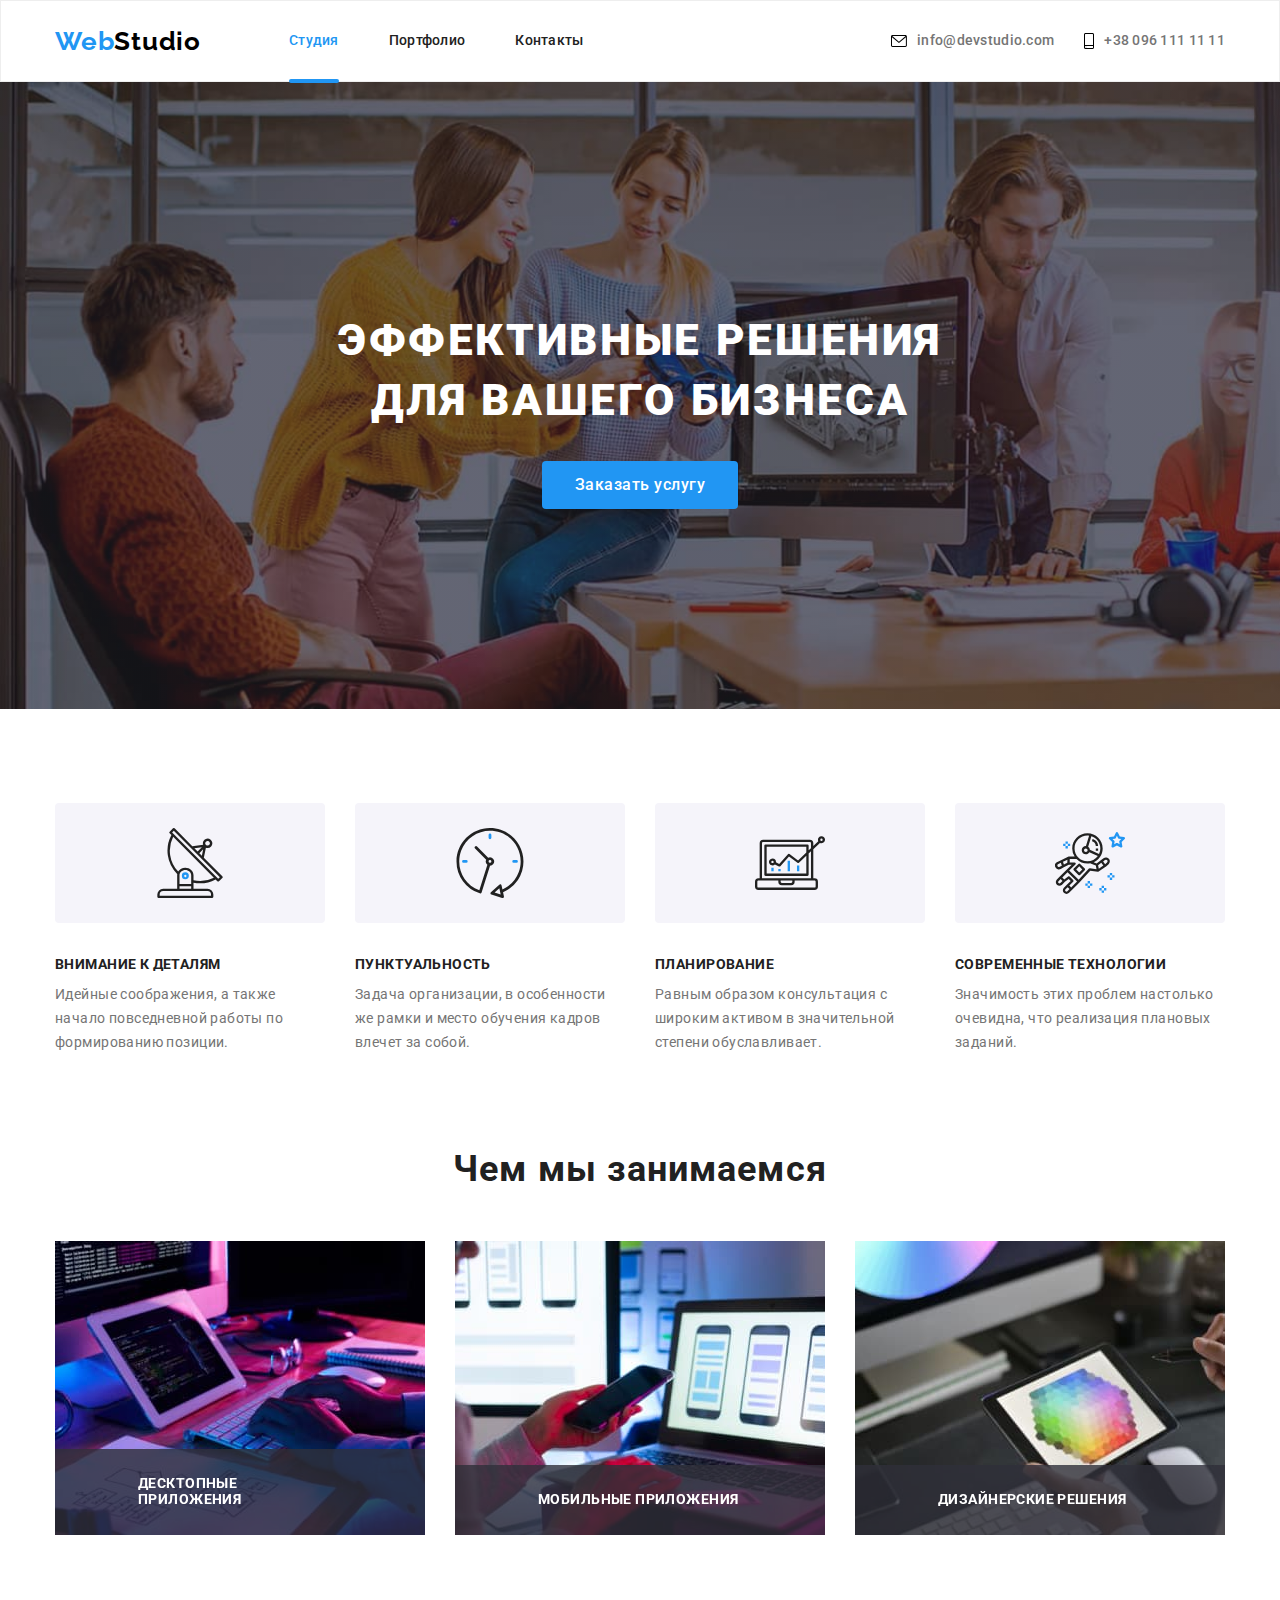
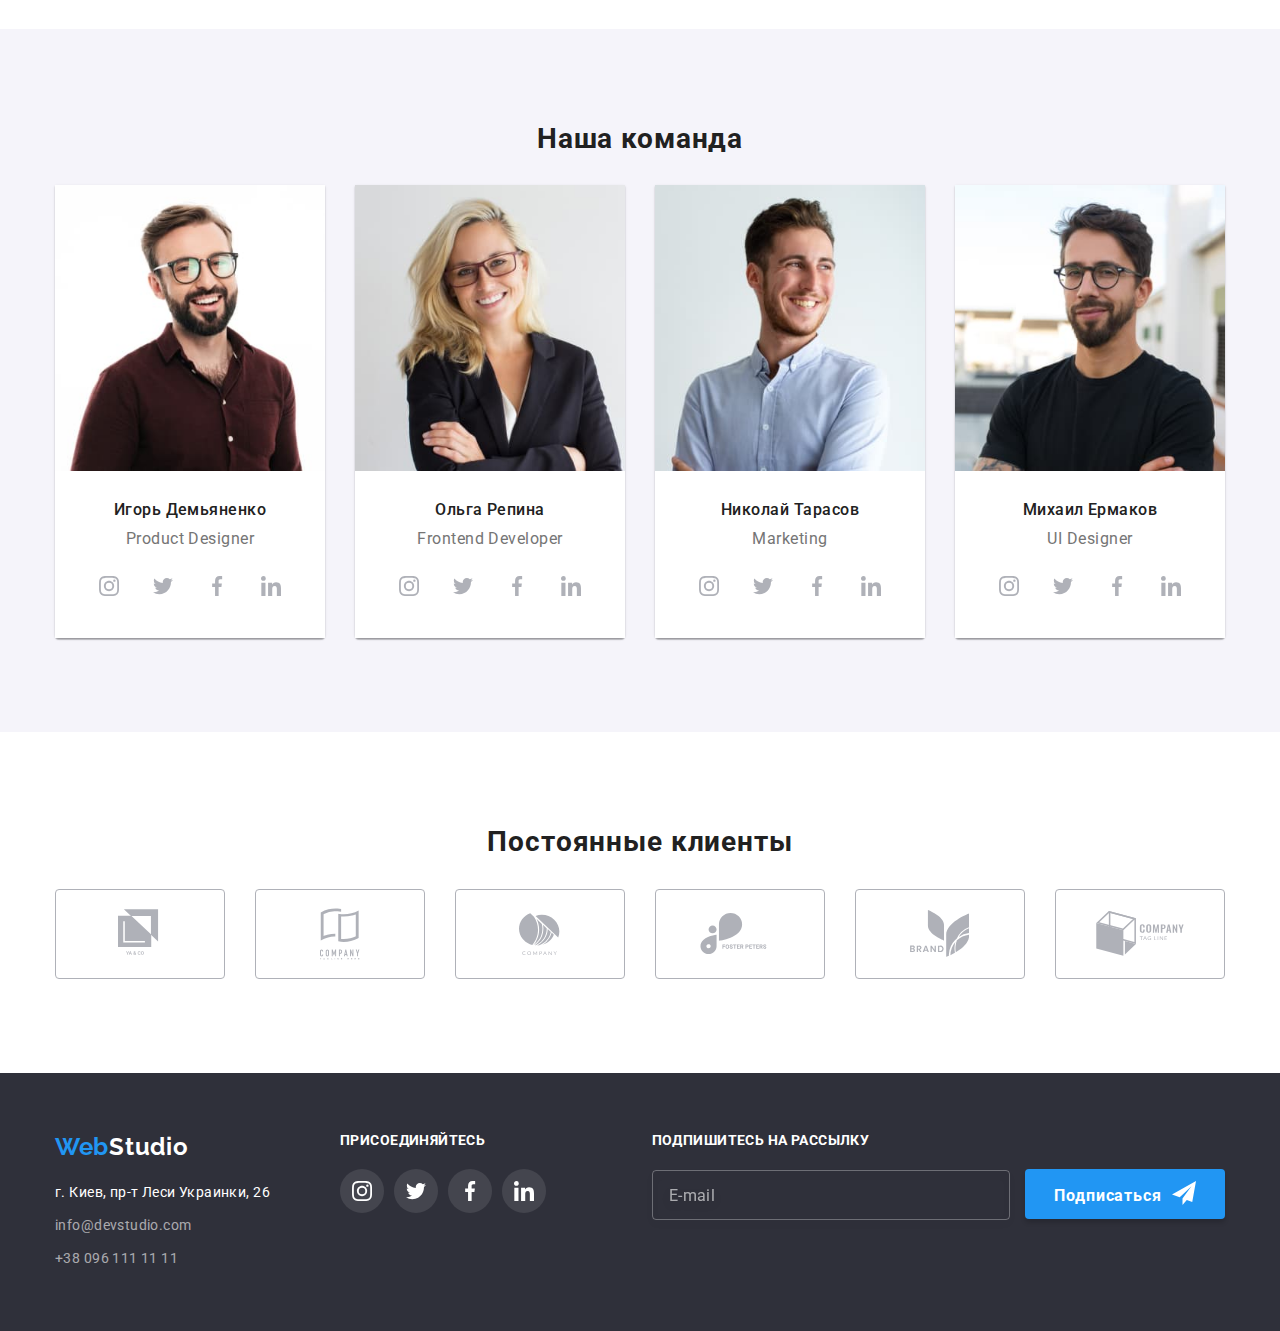
<file: index.html>
<!DOCTYPE html>
<html lang="ru">

<head>
    <meta charset="UTF-8">
    <meta name="viewport" content="width=device-width, initial-scale=1.0">
    <title>Студия</title>
    <link
        href="https://fonts.googleapis.com/css2?family=Raleway:wght@700&family=Roboto:wght@400;500;700;900&display=swap"
        rel="stylesheet">
    <link rel="stylesheet"
        href="https://cdnjs.cloudflare.com/ajax/libs/modern-normalize/1.0.0/modern-normalize.min.css" />
    <link rel="stylesheet" href="./css/main.min.css">
</head>

<body class="body">
    <!-- Шапка -->
    <header class="header">
        <div class="container header-main">
            <a href="./index.html" class="header-logo"><span class="header-web">Web</span>Studio</a>
            <button type="button" class="menu-btn" aria-expanded="false" aria-controls="header-nav" data-menu-button >
                <svg width="40" height="40" aria-label="Переключатель мобильного меню">
                    <use class="icon-close" href="./images/sprite.svg#icon-close_40px"></use>
                    <use class="icon-menu" href="./images/sprite.svg#icon-menu_40px"></use>
                </svg>
            </button>
            <nav class="header-nav" id="header-nav" data-menu>
                <ul class="site-nav list">
                    <li class="item"><a href="./index.html" class="header-link current">Студия</a></li>
                    <li class="item"><a href="./portfolio.html" class="header-link">Портфолио</a></li>
                    <li class="item"><a href="#address" class="header-link">Контакты</a></li>

                </ul>
                <ul class="header-item list">
                    <li class="item">
                        <a class="link" href="mailto:info@devstudio.com">
                            <svg class="header-icon" width="16" height="12">
                                <use href="./images/sprite.svg#icon-envelope"></use>
                            </svg>
                            info@devstudio.com</a>
                    </li>
                    <li class="item">
                        <a class="link" href="tel:+380961111111">
                            <svg class="header-icon" width="10" height="16">
                                <use href="./images/sprite.svg#icon-smartphone"></use>
                            </svg>
                            +38 096 111 11 11</a>
                    </li>
                </ul>
            </nav>
        </div>
    </header>


    <main>
        <!-- Герой  -->
        <section class="hero overlay">
            <div class="container">
                <h1 class="title">Эффективные решения для вашего бизнеса</h1>
                <button type="button" class="button primary" data-open-modal> Заказать услугу</button>
            </div>
        </section>


        <!-- Описание преимуществ -->
        <section class="feature">
            <div class="container">
                <ul class="feature-field list">
                    <li class="list-item">
                        <svg class="feature-item" width="70" height="70">
                            <use href="./images/sprite.svg#icon-antenna-1"></use>
                        </svg>
                        <h2 class="feature-title">Внимание к деталям</h2>
                        <p class="feature-text">Идейные соображения, а также начало повседневной работы по формированию
                            позиции.</p>
                    </li>
                    <li class="list-item">
                        <svg class="feature-item" width="70" height="70">
                            <use href="./images/sprite.svg#icon-clock-1"></use>
                        </svg>
                        <h2 class="feature-title">Пунктуальность</h2>
                        <p class="feature-text">Задача организации, в особенности же рамки и место обучения кадров
                            влечет за
                            собой.</p>
                    </li>
                    <li class="list-item">
                        <svg class="feature-item" width="70" height="70">
                            <use href="./images/sprite.svg#icon-diagram-1"></use>
                        </svg>
                        <h2 class="feature-title">Планирование</h2>
                        <p class="feature-text">Равным образом консультация с широким активом в значительной степени
                            обуславливает.</p>
                    </li>
                    <li class="list-item">
                        <svg class="feature-item" width="70" height="70">
                            <use href="./images/sprite.svg#icon-astronaut"></use>
                        </svg>
                        <h2 class="feature-title">Современные технологии</h2>
                        <p class="feature-text">Значимость этих проблем настолько очевидна, что реализация плановых
                            заданий.
                        </p>
                    </li>
                </ul>
            </div>
        </section>

        <!-- Чем мы занимаемся -->
        <section class="work">
            <div class="container">
                <h2 class="work-title">Чем мы занимаемся</h2>
                <ul class="work-item list">
                    <li class="work-list">
                        <picture>
                            <source srcset="./images/desktop/work/1.jpg 1x, ./images/desktop/work/1@2x.jpg 2x"
                                media="min-width: 1200px)" />
                        <img src="./images/img-4.jpg" class="link" alt="человек печатает на клавиатуре" width="370"
                            height="294"></picture>
                        <p class="work-label">ДЕСКТОПНЫЕ ПРИЛОЖЕНИЯ</p>
                    </li>
                    <li class="work-list">
                        <picture>
                            <source srcset="./images/desktop/work/2.jpg 1x, ./images/desktop/work/2@2x.jpg 2x" media="min-width: 1200px)" />
                        <img src="./images/img-5.jpg" class="link"
                            alt="человек держит телефон в руках и смотрит на монитор" width="370" height="294"></picture>
                        <p class="work-label">МОБИЛЬНЫЕ ПРИЛОЖЕНИЯ</p>
                    </li>
                    <li class="work-list">
                        <picture>
                            <source srcset="./images/desktop/work/3.jpg 1x, ./images/desktop/work/3@2x.jpg 2x" media="min-width: 1200px)" />
                        <img src="./images/img-6.jpg" class="link" alt="человек держит в руках планшет" width="370"
                            height="294"></picture>
                        <p class="work-label">ДИЗАЙНЕРСКИЕ РЕШЕНИЯ</p>
                    </li>
                </ul>
            </div>
        </section>

        <!-- Наша команда -->
        <section class="team">
            <div class="container">
                <h2 class="team-nav-title">Наша команда</h2>
                <ul class="team-main list">
                    <li class="team-list">
                        <picture>
                            <source srcset="./images/mobile/team/mobile-photo-1.jpg 1x, ./images/mobile/team/mobile-photo-1@2x.jpg 2x" media="(max-width: 767px)"/>
                            <source srcset="./images/tablet/team/tablet-photo-1.jpg 1x, ./images/tablet/team/tablet-photo-1@2x.jpg 2x"
                                media="(min-width: 768px)"/>
                            <source srcset="./images/desktop/team/desktop-photo-1.jpg 1x, ./images/desktop/team/desktop-photo-1@2x.jpg 2x"
                                media="(min-width: 1200px)"/>
                        <img src="./images/igor.jpg" class="link" alt="мужчина в очках улыбается"></picture>
                        <h3 class="team-title">Игорь Демьяненко</h3>
                        <p class="team-text">Product Designer</p>
                        <ul class="social-item list">
                            <li class="social-list">
                                <a class="social-link" href="https://www.Instagram.com/" target="_blank"
                                    rel="noopener noreferer" aria-label="instagram">
                                    <svg class="social-icon">
                                        <use href="./images/sprite.svg#icon-instagram"></use>
                                    </svg>
                                </a>
                            </li>
                            <li class="social-list">
                                <a class="social-link" href="https://www.Twitter.com/" target="_blank"
                                    rel="noopener noreferer" aria-label="twitter">
                                    <svg class="social-icon">
                                        <use href="./images/sprite.svg#icon-twitter"></use>
                                    </svg>
                                </a>
                            </li>
                            <li class="social-list">
                                <a class="social-link" href="https://www.Facebook.com/" target="_blank"
                                    rel="noopener noreferer" aria-label="facebook">
                                    <svg class="social-icon">
                                        <use href="./images/sprite.svg#icon-facebook"></use>
                                    </svg>
                                </a>
                            </li>
                            <li class="social-list">
                                <a class="social-link" href="https://www.LinkedIn.com/" target="_blank"
                                    rel="noopener noreferer" aria-label="linedin">
                                    <svg class="social-icon">
                                        <use href="./images/sprite.svg#icon-linkedin"></use>
                                    </svg>
                                </a>
                            </li>
                        </ul>
                    </li>
                    <li class="team-list">
                        <picture>
                            <source srcset="./images/mobile/team/mobile-photo-2.jpg 1x, ./images/mobile/team/mobile-photo-2@2x.jpg 2x"
                                media="(max-width: 767px)"/>
                            <source srcset="./images/tablet/team/tablet-photo-2.jpg 1x, ./images/tablet/team/tablet-photo-2@2x.jpg 2x"
                                media="(min-width: 768px)"/>
                            <source srcset="./images/desktop/team/desktop-photo-2.jpg 1x, ./images/desktop/team/desktop-photo-2@2x.jpg 2x"
                                media="(min-width: 1200px)"/>
                        <img src="./images/olga.jpg" class="link" alt="женщина в очках улыбается"></picture>
                        <h3 class="team-title">Ольга Репина</h3>
                        <p class="team-text">Frontend Developer</p>
                        <ul class="social-item list">
                            <li class="social-list">
                                <a class="social-link" href="https://www.Instagram.com/" target="_blank"
                                    rel="noopener noreferer" aria-label="instagram">
                                    <svg class="social-icon">
                                        <use href="./images/sprite.svg#icon-instagram"></use>
                                    </svg>
                                </a>
                            </li>
                            <li class="social-list">
                                <a class="social-link" href="https://www.Twitter.com/" target="_blank"
                                    rel="noopener noreferer" aria-label="twitter">
                                    <svg class="social-icon">
                                        <use href="./images/sprite.svg#icon-twitter"></use>
                                    </svg>
                                </a>
                            </li>
                            <li class="social-list">
                                <a class="social-link" href="https://www.Facebook.com/" target="_blank"
                                    rel="noopener noreferer" aria-label="facebook">
                                    <svg class="social-icon">
                                        <use href="./images/sprite.svg#icon-facebook"></use>
                                    </svg>
                                </a>
                            </li>
                            <li class="social-list">
                                <a class="social-link" href="https://www.LinkedIn.com/" target="_blank"
                                    rel="noopener noreferer" aria-label="linedin">
                                    <svg class="social-icon">
                                        <use href="./images/sprite.svg#icon-linkedin"></use>
                                    </svg>
                                </a>
                            </li>
                        </ul>
                    </li>
                    <li class="team-list">
                        <picture>
                            <source srcset="./images/mobile/team/mobile-photo-3.jpg 1x, ./images/mobile/team/mobile-photo-3@2x.jpg 2x"
                                media="(max-width: 767px)" />
                            <source srcset="./images/tablet/team/tablet-photo-3.jpg 1x, ./images/tablet/team/tablet-photo-3@2x.jpg 2x"
                                media="(min-width: 768px)" />
                            <source srcset="./images/desktop/team/desktop-photo-3.jpg 1x, ./images/desktop/team/desktop-photo-3@2x.jpg 2x"
                                media="(min-width: 1200px)" />
                        <img src="./images/nikolai.jpg" class="link" alt="мужчина смотрит в сторону"></picture>
                        <h3 class="team-title">Николай Тарасов</h3>
                        <p class="team-text">Marketing</p>
                        <ul class="social-item list">
                            <li class="social-list">
                                <a class="social-link" href="https://www.Instagram.com/" target="_blank"
                                    rel="noopener noreferer" aria-label="instagram">
                                    <svg class="social-icon">
                                        <use href="./images/sprite.svg#icon-instagram"></use>
                                    </svg>
                                </a>
                            </li>
                            <li class="social-list">
                                <a class="social-link" href="https://www.Twitter.com/" target="_blank"
                                    rel="noopener noreferer" aria-label="twitter">
                                    <svg class="social-icon">
                                        <use href="./images/sprite.svg#icon-twitter"></use>
                                    </svg>
                                </a>
                            </li>
                            <li class="social-list">
                                <a class="social-link" href="https://www.Facebook.com/" target="_blank"
                                    rel="noopener noreferer" aria-label="facebook">
                                    <svg class="social-icon">
                                        <use href="./images/sprite.svg#icon-facebook"></use>
                                    </svg>
                                </a>
                            </li>
                            <li class="social-list">
                                <a class="social-link" href="https://www.LinkedIn.com/" target="_blank"
                                    rel="noopener noreferer" aria-label="linedin">
                                    <svg class="social-icon">
                                        <use href="./images/sprite.svg#icon-linkedin"></use>
                                    </svg>
                                </a>
                            </li>
                        </ul>
                    </li>
                    <li class="team-list">
                        <picture>
                            <source srcset="./images/mobile/team/mobile-photo-4.jpg 1x, ./images/mobile/team/mobile-photo-4@2x.jpg 2x"
                                media="(max-width: 767px)" />
                            <source srcset="./images/tablet/team/tablet-photo-4.jpg 1x, ./images/tablet/team/tablet-photo-4@2x.jpg 2x"
                                media="(min-width: 768px)" />
                            <source srcset="./images/desktop/team/desktop-photo-4.jpg 1x, ./images/desktop/team/desktop-photo-4@2x.jpg 2x"
                                media="(min-width: 1200px)" />
                        <img src="./images/mihail.jpg" class="link" alt="мужчина в очках улыбается"></picture>
                        <h3 class="team-title">Михаил Ермаков</h3>
                        <p class="team-text">UI Designer</p>
                        <ul class="social-item list">
                            <li class="social-list">
                                <a class="social-link" href="https://www.instagram.com/" target="_blank"
                                    rel="noopener noreferer" aria-label="instagram">
                                    <svg class="social-icon">
                                        <use href="./images/sprite.svg#icon-instagram"></use>
                                    </svg>
                                </a>
                            </li>
                            <li class="social-list">
                                <a class="social-link" href="https://www.twitter.com/" target="_blank"
                                    rel="noopener noreferer" aria-label="twitter">
                                    <svg class="social-icon">
                                        <use href="./images/sprite.svg#icon-twitter"></use>
                                    </svg>
                                </a>
                            </li>
                            <li class="social-list">
                                <a class="social-link" href="https://www.facebook.com/" target="_blank"
                                    rel="noopener noreferer" aria-label="facebook">
                                    <svg class="social-icon">
                                        <use href="./images/sprite.svg#icon-facebook"></use>
                                    </svg>
                                </a>
                            </li>
                            <li class="social-list">
                                <a class="social-link" href="https://www.linkedIn.com/" target="_blank"
                                    rel="noopener noreferer" aria-label="linedin">
                                    <svg class="social-icon">
                                        <use href="./images/sprite.svg#icon-linkedin"></use>
                                    </svg>
                                </a>
                            </li>
                        </ul>
                    </li>
                </ul>
            </div>
        </section>


        <!-- Постоянные клиенты -->
        <section class="clients">
            <div class="container">
                <h2 class="clients-title">Постоянные клиенты</h2>
                <ul class="clients-item list">
                    <li class="clients-list">
                        <a class="clients-link" href="#">
                            <svg class="clients-icon" width="44.3" height="49.2">
                                <use href="./images/sprite.svg#icon-logo1"></use>
                            </svg>
                        </a>
                    </li>
                    <li class="clients-list">
                        <a class="clients-link" href="#">
                            <svg class="clients-icon" width="40" height="52">
                                <use href="./images/sprite.svg#icon-logo2"></use>
                            </svg>
                        </a>
                    </li>
                    <li class="clients-list">
                        <a class="clients-link" href="#">
                            <svg class="clients-icon" width="41" height="42.6">
                                <use href="./images/sprite.svg#icon-logo3"></use>
                            </svg>
                        </a>
                    </li>
                    <li class="clients-list">
                        <a class="clients-link" href="#">
                            <svg class="clients-icon" width="79.7" height="42">
                                <use href="./images/sprite.svg#icon-logo4"></use>
                            </svg>
                        </a>
                    </li>
                    <li class="clients-list">
                        <a class="clients-link" href="#">
                            <svg class="clients-icon" width="59" height="47">
                                <use href="./images/sprite.svg#icon-logo5"></use>
                            </svg>
                        </a>
                    </li>
                    <li class="clients-list">
                        <a class="clients-link" href="#">
                            <svg class="clients-icon" width="88.5" height="45.4">
                                <use href="./images/sprite.svg#icon-logo6"></use>
                            </svg>
                        </a>
                    </li>
                </ul>
            </div>
        </section>
    </main>

    <!-- Подвал -->
    <footer class="footer">
        <div class="container footer-container">
            <div class="thumb-footer">
                <div class="footer-main">
                    <div class="footer-logo">
                        <a href="./index.html" class="logo-footer"><span class="logo-web">Web</span>Studio</a>
                    </div>
                    <address class="footer-address" id="address">
                        г. Киев, пр-т Леси Украинки, 26 <br>
                        <ul class="footer-navi list">
                            <li class="footer-mail">
                                <a href="mailto:info@example.com" class="link">info@devstudio.com</a>
                            </li>
                            <li class="footer-tel">
                                <a href="tel:+380961111111" class="link">+38 096 111 11 11</a>
                            </li>
                        </ul>
                    </address>
                </div>

                <div class="footer-icon">
                    <p class="footer-title">ПРИСОЕДИНЯЙТЕСЬ</p>
                    <ul class="footer-item list">
                        <li class="footer-list">
                            <a class="footer-link" href="https://www.instagram.com/" target="_blank"
                                rel="noopener noreferer" aria-label="instagram">
                                <svg class="footer-svg">
                                    <use href="./images/sprite.svg#icon-instagram"></use>
                                </svg>
                            </a>
                        </li>
                        <li class="footer-list">
                            <a class="footer-link" href="https://www.twitter.com/" target="_blank"
                                rel="noopener noreferer" aria-label="twitter">
                                <svg class="footer-svg">
                                    <use href="./images/sprite.svg#icon-twitter"></use>
                                </svg>
                            </a>
                        </li>
                        <li class="footer-list">
                            <a class="footer-link" href="https://www.facebook.com/" target="_blank"
                                rel="noopener noreferer" aria-label="facebook">
                                <svg class="footer-svg">
                                    <use href="./images/sprite.svg#icon-facebook"></use>
                                </svg>
                            </a>
                        </li>
                        <li class="footer-list">
                            <a class="footer-link" href="https://www.linkedin.com/" target="_blank"
                                rel="noopener noreferer" aria-label="linkedin">
                                <svg class="footer-svg">
                                    <use href="./images/sprite.svg#icon-linkedin"></use>
                                </svg>
                            </a>
                        </li>
                    </ul>
                </div>
            </div>
            <div class="footer-subscribe">
                <p class="footer-form-title">ПОДПИШИТЕСЬ НА РАССЫЛКУ</p>
                <form class="footer-field">
                    <input class="input-subscribe" type="email" name="mail" id="mail" placeholder="E-mail"
                        autocomplete="off">
                    <button class="footer-button" type="submit">Подписаться</button>
                </form>
            </div>
        </div>
    </footer>


    <div class="backdrop is-hidden" data-modal>
        <div class="modal">
            <button class="close-modal" data-close-modal>&#x2716;</button>
                <b class="form-title">Оставьте свои данные, мы вам перезвоним</b>
            <form class="form">
                <div class="form-field">

                    <label for="name" class="form-label">Имя</label>
                    <div class="position-svg">
                        <input type="text" class="form-input" name="name" id="name" pattern="^[А-Яа-яЁё\s]+$">
                        <svg class="form-svg" width="12" height="12">
                            <use href="./images/sprite.svg#icon-person"></use>
                        </svg>
                    </div>
                </div>

                <div class="form-field">
                    <label for="phone" class="form-label">Телефон</label>
                    <div class="position-svg">
                        <input type="tel" class="form-input" name="phone" id="phone" pattern="[0-9]{5,10}">
                        <svg class="form-svg" width="13" height="13">
                            <use href="./images/sprite.svg#icon-phone"></use>
                        </svg>
                    </div>
                </div>

                <div class="form-field">
                    <label for="email" class="form-label">Почта</label>
                    <div class="position-svg">
                        <input type="email" class="form-input" name="email" id="email" pattern="">
                        <svg class="form-svg" width="15" height="12">
                            <use href="./images/sprite.svg#icon-envelope"></use>
                        </svg>
                    </div>
                </div>

                <div class="form-field">
                    <label for="comment" class="form-label">Комментарий</label>
                    <textarea class="textarea" name="comment" id="comment" placeholder="Введите текст"></textarea>
                </div>


                <p class="checkbox">
                    <label class="checkbox-label">
                        <input class="checkbox-input" type="checkbox" name="checkbox">
                        <span class="checkbox-text"></span>
                        Соглашаюсь с рассылкой и принимаю<a href="#" class="checkbox-link"> Условия
                            договора</a>
                    </label>
                </p>

                <button type="submit" class="form-btn">Отправить</button>
            </form>
        </div>
    </div>
    <script src="./js/modal.js"></script>
    <script src="./js/menu.js"></script>
</body>

</html>
</file>
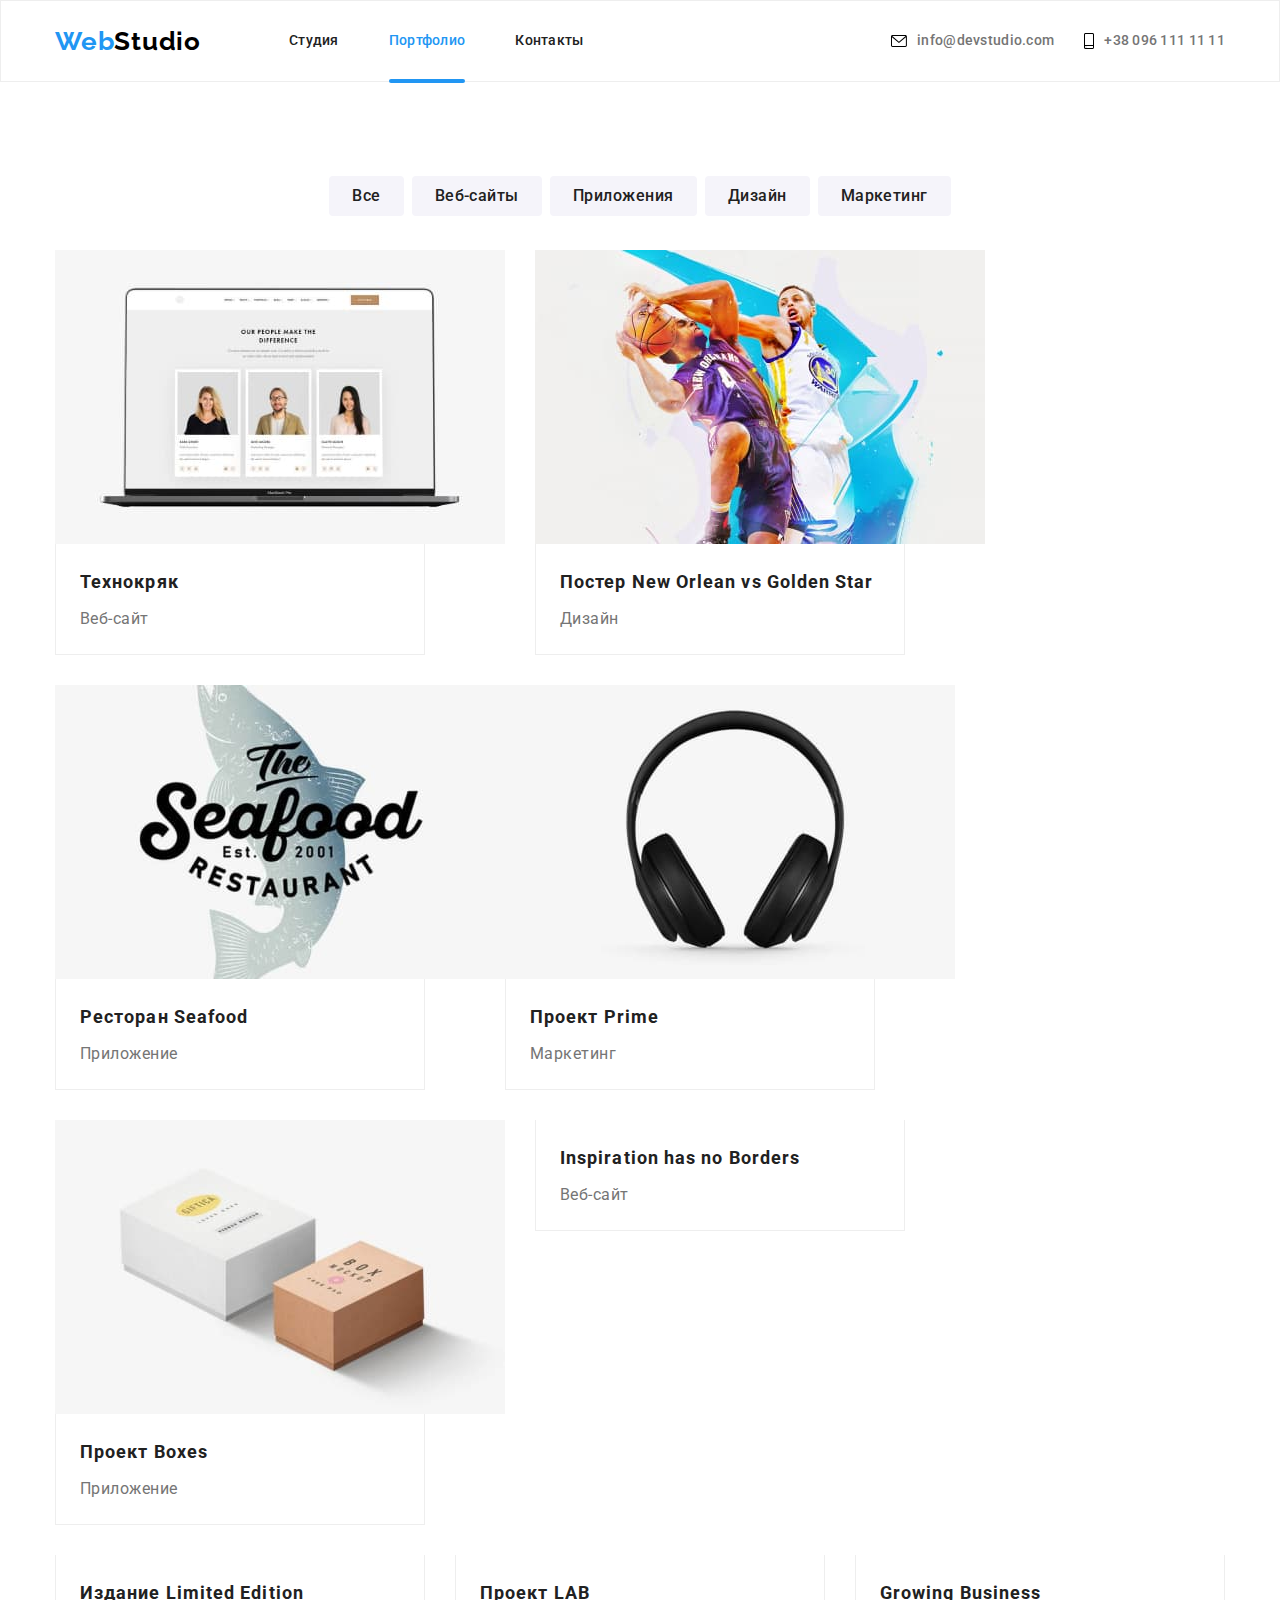
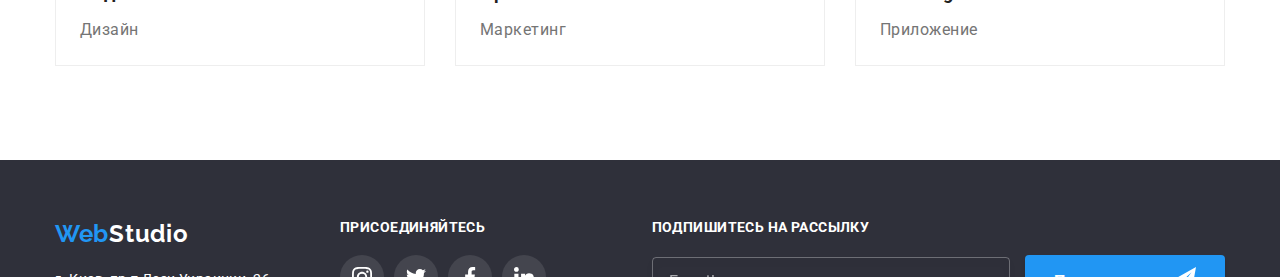
<file: portfolio.html>
<!DOCTYPE html>
<html lang="ru">

<head>
    <meta charset="UTF-8">
    <meta name="viewport" content="width=device-width, initial-scale=1.0">
    <title>Портфолио</title>
    <link
        href="https://fonts.googleapis.com/css2?family=Raleway:wght@700&family=Roboto:wght@400;500;700;900&display=swap"
        rel="stylesheet">
    <link rel="stylesheet"
        href="https://cdnjs.cloudflare.com/ajax/libs/modern-normalize/1.0.0/modern-normalize.min.css" />
    <link rel="stylesheet" href="./css/main.min.css">
</head>

<body class="body">
    <!-- Шапка  -->
    <header class="header">
        <div class="container header-main">
            <a href="./index.html" class="header-logo"><span class="header-web">Web</span>Studio</a>
            <button type="button" class="menu-btn" aria-expanded="false" aria-controls="header-nav" data-menu-button>
                <svg width="40" height="40" aria-label="Переключатель мобильного меню">
                    <use class="icon-close" href="./images/sprite.svg#icon-close_40px"></use>
                    <use class="icon-menu" href="./images/sprite.svg#icon-menu_40px"></use>
                </svg>
            </button>
            <nav class="header-nav" id="header-nav" data-menu>
                <ul class="site-nav list">
                    <li class="item"><a href="./index.html" class="header-link">Студия</a></li>
                    <li class="item"><a href="./portfolio.html" class="header-link current">Портфолио</a></li>
                    <li class="item"><a href="#address" class="header-link">Контакты</a></li>
                </ul>
                <ul class="header-item list">
                    <li class="item">
                        <a class="link" href="mailto:info@devstudio.com">
                            <svg class="header-icon" width="16" height="12">
                                <use href="./images/sprite.svg#icon-envelope"></use>
                            </svg>
                            info@devstudio.com</a>
                    </li>
                    <li class="item">
                        <a class="link" href="tel:+380961111111">
                            <svg class="header-icon" width="10" height="16">
                                <use href="./images/sprite.svg#icon-smartphone"></use>
                            </svg>
                            +38 096 111 11 11</a>
                    </li>
                </ul>
            </nav>
        </div>
    </header>

    <main>
        <!-- Проекты -->
        <section class="project">
            <div class="container">
                <h1 hidden>Проекты</h1>
                <div class="button-project">
                    <ul class="project-list list">
                        <li class="project-btn"><button type="button" class="button secondary">Все</button></li>
                        <li class="project-btn"><button type="button" class="button secondary">Веб-сайты</button></li>
                        <li class="project-btn"><button type="button" class="button secondary">Приложения</button></li>
                        <li class="project-btn"><button type="button" class="button secondary">Дизайн</button></li>
                        <li class="project-btn"><button type="button" class="button secondary">Маркетинг</button></li>
                    </ul>
                </div>
                <div>
                    <ul class="content list">
                        <li class="content-list">
                            <a class="content-img" href="#">
                                <div class="content-thumb">
                                    <picture>
                                        <source srcset="./images/mobile/portfolio/mobile-portfolio-1.jpg 1x, ./images/mobile/portfolio/mobile-portfolio-1@2x.jpg 2x"
                                            media="(max-width: 767px)" />
                                        <source srcset="./images/tablet/portfolio/tablet-portfolio-1.jpg 1x, ./images/tablet/portfolio/tablet-portfolio-1@2x.jpg 2x"
                                            media="(max-width: 1199px)" />
                                        <source srcset="./images/desktop/portfolio/desktop-portfolio1.jpg 1x, ./images/desktop/portfolio/desktop-portfolio1@2x.jpg 2x"
                                            media="(min-width: 1200px)" />
                                        <img src="./images/mobile/portfolio/mobile-portfolio-1.jpg" alt="открытый лаптоп"></picture>
                                        <div class="projects">
                                        <p class="description-projects">Технокряк это современная площадка распространения коронавируса. Компании
                                            используют эту платформу для цифрового шпионажа и атак на защищённые сервера
                                            конкурентов.</p>
                                    </div>
                                </div>
                                <div class="projects-list">
                                    <h2 class="projects-title">Технокряк</h2>
                                    <p class="projects-text">Веб-сайт</p>
                                </div>
                            </a>
                        </li>
                        <li class="content-list">
                            <a class="content-img" href="#">
                                <div class="content-thumb">
                                    <picture>
                                        <source
                                            srcset="./images/mobile/portfolio/mobile-portfolio-2.jpg 1x, ./images/mobile/portfolio/mobile-portfolio-2@2x.jpg 2x"
                                            media="(max-width: 767px)" />
                                        <source
                                            srcset="./images/tablet/portfolio/tablet-portfolio-2.jpg 1x, ./images/tablet/portfolio/tablet-portfolio-2@2x.jpg 2x"
                                            media="(max-width: 1199px)" />
                                        <source
                                            srcset="./images/desktop/portfolio/desktop-portfolio2.jpg 1x, ./images/desktop/portfolio/desktop-portfolio2@2x.jpg 2x"
                                            media="(min-width: 1200px)" />
                                    <img src="./images/mobile/portfolio/mobile-portfolio-2.jpg"
                                        alt="двое мужчин играют в баскетбол"></picture>
                                    <div class="projects">
                                        <p class="description-projects">Технокряк это современная площадка распространения коронавируса. Компании
                                            используют эту платформу для цифрового шпионажа и атак на защищённые сервера
                                            конкурентов.</p>
                                    </div>
                                </div>
                                <div class="projects-list">
                                    <h2 class="projects-title">Постер New Orlean vs Golden Star</h2>
                                    <p class="projects-text">Дизайн</p>
                                </div>
                            </a>
                        </li>
                        <li class="content-list">
                            <a class="content-img" href="#">
                                <div class="content-thumb">
                                    <picture>
                                        <source
                                            srcset="./images/mobile/portfolio/mobile-portfolio-3.jpg 1x, ./images/mobile/portfolio/mobile-portfolio-3@2x.jpg 2x"
                                            media="(max-width: 767px)" />
                                        <source
                                            srcset="./images/tablet/portfolio/tablet-portfolio-3.jpg 1x, ./images/tablet/portfolio/tablet-portfolio-3@2x.jpg 2x"
                                            media="(max-width: 1199px)" />
                                        <source
                                            srcset="./images/desktop/portfolio/desktop-portfolio3.jpg 1x, ./images/desktop/portfolio/desktop-portfolio3@2x.jpg 2x"
                                            media="(min-width: 1200px)" />
                                    <img src="./images/mobile/portfolio/mobile-portfolio-3.jpg" alt="логотип ресторана"></picture>
                                    <div class="projects">
                                        <p class="description-projects">Технокряк это современная площадка распространения коронавируса. Компании
                                            используют эту платформу для цифрового шпионажа и атак на защищённые сервера
                                            конкурентов.</p>
                                    </div>
                                </div>
                                <div class="projects-list">
                                    <h2 class="projects-title">Ресторан Seafood</h2>
                                    <p class="projects-text">Приложение</p>
                                </div>
                            </a>
                        </li>
                        <li class="content-list">
                            <a class="content-img" href="#">
                                <div class="content-thumb">
                                    <picture>
                                        <source
                                            srcset="./images/mobile/portfolio/mobile-portfolio-4.jpg 1x, ./images/mobile/portfolio/mobile-portfolio-4@2x.jpg 2x"
                                            media="(max-width: 767px)" />
                                        <source
                                            srcset="./images/tablet/portfolio/tablet-portfolio-4.jpg 1x, ./images/tablet/portfolio/tablet-portfolio-4@2x.jpg 2x"
                                            media="(max-width: 1199px)" />
                                        <source
                                            srcset="./images/desktop/portfolio/desktop-portfolio4.jpg 1x, ./images/desktop/portfolio/desktop-portfolio4@2x.jpg 2x"
                                            media="(min-width: 1200px)" />
                                    <img src="./images/mobile/portfolio/mobile-portfolio-4.jpg alt="наушники"></picture>
                                    <div class="projects">
                                        <p class="description-projects">Технокряк это современная площадка распространения коронавируса. Компании
                                            используют эту платформу для цифрового шпионажа и атак на защищённые сервера
                                            конкурентов.</p>
                                    </div>
                                </div>
                                <div class="projects-list">
                                    <h2 class="projects-title">Проект Prime</h2>
                                    <p class="projects-text">Маркетинг</p>
                                </div>
                            </a>
                        </li>
                        <li class="content-list">
                            <a class="content-img" href="#">
                                <div class="content-thumb">
                                    <picture>
                                        <source
                                            srcset="./images/mobile/portfolio/mobile-portfolio-5.jpg 1x, ./images/mobile/portfolio/mobile-portfolio-5@2x.jpg 2x"
                                            media="(max-width: 767px)" />
                                        <source
                                            srcset="./images/tablet/portfolio/tablet-portfolio-5.jpg 1x, ./images/tablet/portfolio/tablet-portfolio-5@2x.jpg 2x"
                                            media="(max-width: 1199px)" />
                                        <source
                                            srcset="./images/desktop/portfolio/desktop-portfolio5.jpg 1x, ./images/desktop/portfolio/desktop-portfolio5@2x.jpg 2x"
                                            media="(min-width: 1200px)" />
                                    <img src="./images//mobile/portfolio/mobile-portfolio-5.jpg" alt="две коробочки"></picture>
                                    <div class="projects">
                                        <p class="description-projects">Технокряк это современная площадка распространения коронавируса. Компании
                                            используют эту платформу для цифрового шпионажа и атак на защищённые сервера
                                            конкурентов.</p>
                                    </div>
                                </div>
                                <div class="projects-list">
                                    <h2 class="projects-title">Проект Boxes</h2>
                                    <p class="projects-text">Приложение</p>
                                </div>
                            </a>
                        </li>
                        <li class="content-list">
                            <a class="content-img" href="#">
                                <div class="content-thumb">
                                    <picture>
                                        <source
                                            srcset="./images/mobile/portfolio/mobile-portfolio-6.jpg 1x, ./images/mobile/portfolio/mobile-portfolio-6@2x.jpg 2x"
                                            media="(max-width: 767px)" />
                                        <source
                                            srcset="./images/tablet/portfolio/tablet-portfolio-6.jpg 1x, ./images/tablet/portfolio/tablet-portfolio-6@2x.jpg 2x"
                                            media="(max-width: 1199px)" />
                                        <source
                                            srcset="./images/desktop/portfolio/desktop-portfolio6.jpg 1x, ./images/desktop/portfolio/desktop-portfolio6@2x.jpg 2x"
                                            media="(min-width: 1200px)" />
                                    <img src="./images/mobile/portfolio/mobile-portfolio-6.jpg" alt="монитор"></picture>
                                    <div class="projects">
                                        <p class="description-projects">Технокряк это современная площадка распространения коронавируса. Компании
                                            используют эту платформу для цифрового шпионажа и атак на защищённые сервера
                                            конкурентов.</p>
                                    </div>
                                </div>
                                <div class="projects-list">
                                    <h2 class="projects-title">Inspiration has no Borders</h2>
                                    <p class="projects-text">Веб-сайт</p>
                                </div>
                            </a>
                        </li>
                        <li class="content-list">
                            <a class="content-img" href="#">
                                <div class="content-thumb">
                                    <picture>
                                        <source
                                            srcset="./images/mobile/portfolio/mobile-portfolio-7.jpg 1x, ./images/mobile/portfolio/mobile-portfolio-7@2x.jpg 2x"
                                            media="(max-width: 767px)" />
                                        <source
                                            srcset="./images/tablet/portfolio/tablet-portfolio-7.jpg 1x, ./images/tablet/portfolio/tablet-portfolio-7@2x.jpg 2x"
                                            media="(max-width: 1199px)" />
                                        <source
                                            srcset="./images/desktop/portfolio/desktop-portfolio7.jpg 1x, ./images/desktop/portfolio/desktop-portfolio7@2x.jpg 2x"
                                            media="(min-width: 1200px)" />
                                    <img src="./images/mobile/portfolio/mobile-portfolio-7.jpg" alt="открытая книга"></picture>
                                    <div class="projects">
                                        <p class="description-projects">Технокряк это современная площадка распространения коронавируса. Компании
                                            используют эту платформу для цифрового шпионажа и атак на защищённые сервера
                                            конкурентов.</p>
                                    </div>
                                </div>
                                <div class="projects-list">
                                    <h2 class="projects-title">Издание Limited Edition</h2>
                                    <p class="projects-text">Дизайн</p>
                                </div>
                            </a>
                        </li>
                        <li class="content-list">
                            <a class="content-img" href="#">
                                <div class="content-thumb">
                                    <picture>
                                        <source
                                            srcset="./images/mobile/portfolio/mobile-portfolio-8.jpg 1x, ./images/mobile/portfolio/mobile-portfolio-8@2x.jpg 2x"
                                            media="(max-width: 767px)" />
                                        <source
                                            srcset="./images/tablet/portfolio/tablet-portfolio-8.jpg 1x, ./images/tablet/portfolio/tablet-portfolio-8@2x.jpg 2x"
                                            media="(max-width: 1199px)" />
                                        <source
                                            srcset="./images/desktop/portfolio/desktop-portfolio8.jpg 1x, ./images/desktop/portfolio/desktop-portfolio8@2x.jpg 2x"
                                            media="(min-width: 1200px)" />
                                    <img src="./images/mobile/portfolio/mobile-portfolio-8.jpg" alt="подвеска рекламы"></picture>
                                    <div class="projects">
                                        <p class="description-projects">Технокряк это современная площадка распространения коронавируса. Компании
                                            используют эту платформу для цифрового шпионажа и атак на защищённые сервера
                                            конкурентов.</p>
                                    </div>
                                </div>
                                <div class="projects-list">
                                    <h2 class="projects-title">Проект LAB</h2>
                                    <p class="projects-text">Маркетинг</p>
                                </div>
                            </a>
                        </li>
                        <li class="content-list">
                            <a class="content-img" href="#">
                                <div class="content-thumb">
                                    <picture>
                                        <source
                                            srcset="./images/mobile/portfolio/mobile-portfolio-9.jpg 1x, ./images/mobile/portfolio/mobile-portfolio-9@2x.jpg 2x"
                                            media="(max-width: 767px)" />
                                        <source
                                            srcset="./images/tablet/portfolio/tablet-portfolio-9.jpg 1x, ./images/tablet/portfolio/tablet-portfolio-9@2x.jpg 2x"
                                            media="(max-width: 1199px)" />
                                        <source
                                            srcset="./images/desktop/portfolio/desktop-portfolio9.jpg 1x, ./images/desktop/portfolio/desktop-portfolio9@2x.jpg 2x"
                                            media="(min-width: 1200px)" />
                                    <img src="./images/mobile/portfolio/mobile-portfolio-9.jpg" alt="руки на лаптопе"></picture>
                                    <div class="projects">
                                        <p class="description-projects">Технокряк это современная площадка распространения коронавируса. Компании
                                            используют эту платформу для цифрового шпионажа и атак на защищённые сервера
                                            конкурентов.</p>
                                    </div>
                                </div>
                                <div class="projects-list">
                                    <h2 class="projects-title">Growing Business</h2>
                                    <p class="projects-text">Приложение</p>
                                </div>
                            </a>
                        </li>
                    </ul>
                </div>
            </div>

        </section>
    </main>

    <!-- Подвал -->
    <footer class="footer">
        <div class="container footer-container">
            <div class="thumb-footer">
                <div class="footer-main">
                    <div class="footer-logo">
                        <a href="./index.html" class="logo-footer"><span class="logo-web">Web</span>Studio</a>
                    </div>
                    <address class="footer-address" id="address">
                        г. Киев, пр-т Леси Украинки, 26 <br>
                        <ul class="footer-navi list">
                            <li class="footer-mail">
                                <a href="mailto:info@example.com" class="link">info@devstudio.com</a>
                            </li>
                            <li class="footer-tel">
                                <a href="tel:+380961111111" class="link">+38 096 111 11 11</a>
                            </li>
                        </ul>
                    </address>
                </div>

                <div class="footer-icon">
                    <h2 class="footer-title">ПРИСОЕДИНЯЙТЕСЬ</h2>
                    <ul class="footer-item list">
                        <li class="footer-list">
                            <a class="footer-link" href="https://www.instagram.com/" target="_blank"
                                rel="noopener noreferer" aria-label="instagram">
                                <svg class="footer-svg">
                                    <use href="./images/sprite.svg#icon-instagram"></use>
                                </svg>
                            </a>
                        </li>
                        <li class="footer-list">
                            <a class="footer-link" href="https://www.twitter.com/" target="_blank"
                                rel="noopener noreferer" aria-label="twitter">
                                <svg class="footer-svg">
                                    <use href="./images/sprite.svg#icon-twitter"></use>
                                </svg>
                            </a>
                        </li>
                        <li class="footer-list">
                            <a class="footer-link" href="https://www.facebook.com/" target="_blank"
                                rel="noopener noreferer" aria-label="facebook">
                                <svg class="footer-svg">
                                    <use href="./images/sprite.svg#icon-facebook"></use>
                                </svg>
                            </a>
                        </li>
                        <li class="footer-list">
                            <a class="footer-link" href="https://www.linkedin.com/" target="_blank"
                                rel="noopener noreferer" aria-label="linkedin">
                                <svg class="footer-svg">
                                    <use href="./images/sprite.svg#icon-linkedin"></use>
                                </svg>
                            </a>
                        </li>
                    </ul>
                </div>
            </div>
            <div class="footer-subscribe">
                <p class="footer-form-title">ПОДПИШИТЕСЬ НА РАССЫЛКУ</p>
                <form class="footer-field">
                    <input class="input-subscribe" type="email" name="mail" id="mail" placeholder="E-mail"
                        autocomplete="off">
                    <button class="footer-button" type="submit">Подписаться</button>
                </form>
            </div>
        </div>
    </footer>
    <script src="./js/menu.js"></script>
</body>

</html>
</file>
<file: css/main.min.css>
/*! modern-normalize v1.0.0 | MIT License | https://github.com/sindresorhus/modern-normalize */*,*::before,*::after{box-sizing:border-box}:root{-moz-tab-size:4;tab-size:4}html{line-height:1.15;-webkit-text-size-adjust:100%}body{margin:0}body{font-family:system-ui,-apple-system,"Segoe UI","Roboto",Helvetica,Arial,sans-serif,"Apple Color Emoji","Segoe UI Emoji"}hr{height:0;color:inherit}abbr[title]{text-decoration:underline dotted}b,strong{font-weight:bolder}code,kbd,samp,pre{font-family:ui-monospace, SFMono-Regular, Consolas, "Liberation Mono", Menlo, monospace;font-size:1em}small{font-size:80%}sub,sup{font-size:75%;line-height:0;position:relative;vertical-align:baseline}sub{bottom:-0.25em}sup{top:-0.5em}table{text-indent:0;border-color:inherit}button,input,optgroup,select,textarea{font-family:inherit;font-size:100%;line-height:1.15;margin:0}button,select{text-transform:none}button,[type="button"],[type="reset"],[type="submit"]{-webkit-appearance:button}::-moz-focus-inner{border-style:none;padding:0}:-moz-focusring{outline:1px dotted ButtonText}:-moz-ui-invalid{box-shadow:none}legend{padding:0}progress{vertical-align:baseline}::-webkit-inner-spin-button,::-webkit-outer-spin-button{height:auto}[type="search"]{-webkit-appearance:textfield;outline-offset:-2px}::-webkit-search-decoration{-webkit-appearance:none}::-webkit-file-upload-button{-webkit-appearance:button;font:inherit}summary{display:list-item}.body{background-color:#ffffff;color:#757575;font-family:"Roboto",sans-serif}img{display:block;max-width:100%;height:auto}.list{list-style:none;padding:0;margin:0}@media screen and (min-width: 1200px){.list{display:flex}}.container{margin-left:auto;margin-right:auto;padding-right:15px;padding-left:15px;width:100%}@media screen and (min-width: 480px){.container{width:480px}}@media screen and (min-width: 768px){.container{width:768px}}@media screen and (min-width: 1200px){.container{width:1200px}}.header{border:1px solid #ececec;background-color:#ffffff;color:#212121;position:relative}@media screen and (min-width: 768px){.header{border:1px solid #eee;background-color:#ffffff;color:#212121}}@media screen and (min-width: 480px) and (max-width: 767px){.header{height:60px;border:1px solid #eee;background-color:#ffffff;color:#212121}}.header-nav{display:flex;align-items:center;width:100%;background-color:#fff}@media screen and (max-width: 767px){.header-nav{display:none;position:absolute;background-color:#fff;width:100%;top:100%;left:0;box-shadow:0px 4px 8px rgba(0,0,0,0.04),0px 2px 4px rgba(0,0,0,0.08),0px 1px 3px rgba(0,0,0,0.16);justify-content:space-between;justify-content:center;flex-direction:column;z-index:99}.header-nav.is-open{display:block}}@media screen and (max-width: 767px){.header-nav{padding-top:60px;padding-bottom:60px}}.header-main{align-items:center;justify-content:space-between;display:flex;height:60px}@media screen and (min-width: 768px){.header-main{height:80px}}.header-logo{color:#000000;font-family:"Raleway", "sans-serif";font-weight:700;font-size:26px;line-height:1.19;letter-spacing:0.03em;text-decoration:none}.header-web{color:#2196f3}.logo-header .logo{display:block;padding-top:32px;padding-bottom:32px}.site-nav{display:flex}@media screen and (min-width: 1200px){.site-nav{margin:0;margin-left:93px}}@media screen and (min-width: 768px){.site-nav{margin:0;margin-left:88px}}@media screen and (max-width: 767px){.site-nav{position:relative;flex-direction:column;align-items:center}}@media screen and (max-width: 767px){.site-nav .item{margin-bottom:40px}}@media screen and (max-width: 767px){.site-nav .item:last-child{margin-bottom:0}}@media screen and (min-width: 768px){.site-nav .item+.item{margin-left:50px}}.header-link{position:relative;display:block;padding:0;color:#212121;font-family:"Roboto";font-weight:500;font-size:14px;line-height:1.14;letter-spacing:0.02em;text-decoration:none;transition:250ms cubic-bezier(0.4, 0, 0.2, 1)}.header-link:hover,.header-link:focus{color:#2196f3}.header-link.current{color:#2196f3}@media screen and (max-width: 767px){.current::after{content:"";display:block;position:absolute;left:0;bottom:-8px;width:100%;height:4px;background:#2196f3;border-radius:2px}}@media screen and (min-width: 768px){.current::after{content:"";display:block;position:absolute;left:0;bottom:-34px;width:100%;height:4px;background:#2196f3;border-radius:2px;z-index:65}}.header-icon{margin-right:10px;transition:250ms cubic-bezier(0.4, 0, 0.2, 1)}.header-item{display:flex;flex-direction:column}@media screen and (max-width: 767px){.header-item{align-items:center}}@media screen and (min-width: 768px) and (max-width: 1199px){.header-item{margin-left:auto}}@media screen and (min-width: 1200px){.header-item{flex-direction:row;margin-left:auto;align-items:center}}@media screen and (max-width: 767px){.header-item{margin-top:60px}}@media screen and (min-width: 1200px){.header-item .item+.item{margin-left:30px}}@media screen and (min-width: 768px) and (max-width: 1199px){.header-item .item{margin-bottom:10px}}@media screen and (min-width: 768px) and (max-width: 1199px){.header-item .item:last-child{margin-bottom:0}}@media screen and (max-width: 767px){.header-item .item:not(:last-child){margin-bottom:16px}}.link{display:flex;align-items:center;font-family:"Roboto";font-style:normal;font-weight:500;font-size:14px;line-height:1.14;letter-spacing:0.02em;transition:250ms cubic-bezier(0.4, 0, 0.2, 1)}@media screen and (min-width: 768px){.link{font-size:12px}}@media screen and (min-width: 1200px){.link{font-size:14px}}.header-item .link{color:#757575;text-decoration:none}.link:hover,.link:focus{color:#2196f3}.link:hover .header-icon,.link:focus .header-icon{fill:#2196f3}.menu-btn{display:inline-flex;margin:0;padding:0;border:none;background-color:transparent}@media screen and (min-width: 768px){.menu-btn{display:none}}.menu-btn .icon-close{display:none}.menu-btn.is-open .icon-close{display:block}.menu-btn.is-open .icon-menu{display:none}.menu-btn:hover,.menu-btn:focus{fill:#2196f3}.hero{width:100%;text-align:center;padding-top:118px;padding-bottom:118px;background-color:#2f303a;background-image:linear-gradient(to right, rgba(47,48,58,0.4), rgba(47,48,58,0.4)),url("../images/mobile/hero/mobile-hero.jpg");background-size:cover;background-repeat:no-repeat}@media screen and (min-device-pixel-ratio: 2), screen and (-webkit-min-device-pixel-ratio: 2), screen and (-o-min-device-pixel-ratio: 2 / 1), screen and (min-resolution: 192dpi), screen and (min-resolution: 2dppx){.hero{background-image:linear-gradient(to right, rgba(47,48,58,0.4), rgba(47,48,58,0.4)),url("../images/mobile/hero/mobile-hero@2.jpg")}}@media screen and (min-width: 768px){.hero{background-image:linear-gradient(to right, rgba(47,48,58,0.4), rgba(47,48,58,0.4)),url("../images/tablet/hero/tablet-hero.jpg")}}@media screen and (min-width: 768px) and (min-device-pixel-ratio: 2), screen and (min-width: 768px) and (-webkit-min-device-pixel-ratio: 2), screen and (min-width: 768px) and (-o-min-device-pixel-ratio: 2 / 1), screen and (min-width: 768px) and (min-resolution: 192dpi), screen and (min-width: 768px) and (min-resolution: 2dppx){.hero{background-image:linear-gradient(to right, rgba(47,48,58,0.4), rgba(47,48,58,0.4)),url("../images/tablet/hero/tablet-hero@2x.jpg")}}@media screen and (min-width: 1200px){.hero{padding-top:200px;padding-bottom:200px;background-image:linear-gradient(to right, rgba(47,48,58,0.4), rgba(47,48,58,0.4)),url("../images/desktop/hero/desktop-hero.jpg")}}@media screen and (min-width: 1200px) and (min-device-pixel-ratio: 2), screen and (min-width: 1200px) and (-webkit-min-device-pixel-ratio: 2), screen and (min-width: 1200px) and (-o-min-device-pixel-ratio: 2 / 1), screen and (min-width: 1200px) and (min-resolution: 192dpi), screen and (min-width: 1200px) and (min-resolution: 2dppx){.hero{background-image:linear-gradient(to right, rgba(47,48,58,0.4), rgba(47,48,58,0.4)),url("../images/desktop/hero/desktop-hero@2x.jpg")}}.hero .title{text-align:center;margin-bottom:30px;margin-right:auto;margin-left:auto;color:#ffffff;max-width:360px;font-weight:900;font-size:26px;line-height:1.61;letter-spacing:0.06em;text-transform:uppercase}@media screen and (min-width: 1200px){.hero .title{font-size:44px;line-height:1.36;max-width:696px}}@media screen and (max-width: 1199px){.hero .title{font-size:26px;line-height:1.61;max-width:360px}}.button{display:inline-block;text-decoration:none;text-align:center;font-weight:bold;font-size:16px;line-height:1.87;letter-spacing:0.06em;border-radius:4px;padding:10px 32px;border:1px solid transparent;color:#fff;background-color:#2196f3;cursor:pointer}@media screen and (min-width: 480px){.button{display:flex;flex-wrap:wrap}}.button.primary{display:inline-block;justify-content:center;color:#fff;background-color:#2196f3;transition:color 250ms cubic-bezier(0.4, 0, 0.2, 1)}.button.primary:hover,.button.primary:focus{color:#2f303a}.button{color:#212121;background-color:#2196f3;font-weight:500;font-size:16px;line-height:1.62;text-align:center;letter-spacing:0.03em;cursor:pointer;transition:background-color 250ms cubic-bezier(0.4, 0, 0.2, 1)}.button.secondary{color:#212121;background-color:#2196f3;font-weight:500;font-size:16px;line-height:1.62;text-align:center;letter-spacing:0.03em;cursor:pointer;transition:background-color 250ms cubic-bezier(0.4, 0, 0.2, 1);padding:6px 22px;border-radius:4px;border-color:transparent;background:#f5f4fa}@media screen and (min-width: 480px){.button{display:flex;flex-wrap:wrap}}.button:hover,.button:focus{color:#fff;background-color:#2196f3;box-shadow:0px 3px 1px rgba(0,0,0,0.1),0px 1px 2px rgba(0,0,0,0.08),0px 2px 2px rgba(0,0,0,0.12)}.button-project{margin-bottom:34px}@media screen and (max-width: 1199px){.project{padding-top:60px;padding-bottom:60px}}@media screen and (min-width: 1200px){.project{padding-top:94px;padding-bottom:94px}}.project-list{display:flex;flex-wrap:wrap}@media screen and (min-width: 768px){.project-list{display:flex;justify-content:center}}@media screen and (min-width: 768px){.project-btn{margin-right:8px}}@media screen and (max-width: 767px){.project-btn{margin-right:8px;margin-bottom:15px}}@media screen and (min-width: 768px){.project-btn:last-child{margin-right:0}}.content{display:block}@media screen and (min-width: 768px){.content{display:flex;flex-wrap:wrap}}@media screen and (min-width: 1200px){.content{display:flex;flex-wrap:wrap}}.content-thumb{position:relative;display:flex;overflow:hidden}.content-img{text-decoration:none;display:block;transition:box-shadow 250ms cubic-bezier(0.4, 0, 0.2, 1),background-color 250ms cubic-bezier(0.4, 0, 0.2, 1)}.content-img:hover{box-shadow:0px 1px 1px rgba(0,0,0,0.12),0px 4px 4px rgba(0,0,0,0.06),1px 4px 6px rgba(0,0,0,0.16)}.content-img:hover .projects{opacity:1;transform:translateY(0)}.content-list{margin-bottom:30px}@media screen and (min-width: 768px){.content-list:nth-child(2n+1){margin-right:30px}}@media screen and (min-width: 480px){.content-list{margin-bottom:30px}}@media screen and (min-width: 480px){.content-list:last-child{margin-bottom:0px}}@media screen and (min-width: 1200px){.content-list{margin-right:30px;margin-bottom:30px}}@media screen and (min-width: 1200px){.content-list:nth-child(3n){margin-right:0}}@media screen and (min-width: 1200px){.content-list:nth-last-child(-n+3){margin-bottom:0px}}.projects{position:absolute;display:block;color:#fff;background-color:rgba(33,150,243,0.9);transform:translateY(100%);transition:250ms cubic-bezier(0.4, 0, 0.2, 1)}@media screen and (min-width: 480px){.projects{width:450px}}@media screen and (min-width: 768px){.projects{width:354px}}@media screen and (min-width: 1200px){.projects{width:370px}}.description-projects{margin:0;padding:77px 24px;width:450px;font-family:"Roboto",sans-serif;font-weight:400;font-size:18px;line-height:1.86;letter-spacing:0.03em}@media screen and (min-width: 768px){.description-projects{padding:49px 24px;width:354px;line-height:1.56}}@media screen and (min-width: 1200px){.description-projects{padding:63px 24px;width:370px;line-height:1.56}}.projects-list{padding:20px 24px;border-right:1px solid #eee;border-left:1px solid #eee;border-bottom:1px solid #eee}@media screen and (min-width: 480px){.projects-list{width:450px}}@media screen and (min-width: 768px){.projects-list{width:354px}}@media screen and (min-width: 1200px){.projects-list{width:370px}}.projects-list .projects-text{color:#757575}.projects-list .projects-title{margin-top:0;margin-bottom:4px}.projects-title{font-size:18px;font-weight:700;line-height:2;letter-spacing:0.06em;color:#212121}.projects-text{margin-top:0;margin-bottom:0;font-weight:400;font-size:16px;line-height:1.87;letter-spacing:0.03em}.feature{padding-top:60px;padding-bottom:60px}@media screen and (min-width: 1200px){.feature{padding-top:94px;padding-bottom:94px}}.feature-field{margin:0;padding:0;height:auto}@media screen and (min-width: 768px){.feature-field{display:flex;flex-wrap:wrap}}.feature-item{margin-bottom:30px;margin-right:0;margin-left:0;padding:25px 100px 25px 100px;width:100%;height:120px;background:#f5f4fa;border-radius:4px}.feature-title{text-align:center;text-transform:uppercase;margin-top:0;margin-bottom:10px;font-weight:700;font-size:14px;line-height:1.14;letter-spacing:0.03em;color:#212121}@media screen and (min-width: 768px){.feature-title{text-align:left}}.feature-text{text-align:left;margin:0;color:#757575;font-weight:400;font-size:14px;line-height:1.71;letter-spacing:0.03em;width:100%}.list-item{text-align:center}@media screen and (min-width: 480px){.list-item{width:450px}}@media screen and (max-width: 767px){.list-item:not(:last-child){margin-bottom:30px}}@media screen and (min-width: 768px){.list-item:nth-last-child(-n+2){margin-bottom:0}}@media screen and (min-width: 768px) and (max-width: 1199px){.list-item{margin-bottom:30px;margin-right:30px;width:calc((100% - 30px) / 2)}}@media screen and (max-width: 1199px){.list-item:nth-child(2n){margin-right:0}}@media screen and (min-width: 1200px){.list-item{width:calc((100% - 3 * 30px) / 4)}}@media screen and (min-width: 1200px){.list-item:not(:last-child){margin-right:30px}}.work{padding-bottom:94px;display:none}@media screen and (min-width: 1200px){.work{display:block}}.work-title{margin-top:0;margin-bottom:50px;color:#212121;font-weight:700;font-size:36px;line-height:1.16;text-align:center;letter-spacing:0.03em}.work-list{position:relative;z-index:1}.work-list .work-label{position:absolute;margin:0;bottom:0;right:0;padding-top:27px;padding-bottom:27px;padding-right:82px;padding-left:83px;width:370px;font-family:"Roboto";font-style:normal;font-weight:700;font-size:14px;line-height:1.14;letter-spacing:0.03em;background-color:rgba(47,48,58,0.8);color:#fff}.work-item .work-list+.work-list{margin-left:30px}.team{padding-top:60px;padding-bottom:60px;background-color:#f5f4fa}@media screen and (min-width: 1200px){.team{padding-top:94px;padding-bottom:94px}}.team-main{padding:0}@media screen and (min-width: 768px){.team-main{display:flex;flex-wrap:wrap}}.team-title{color:#212121;font-weight:500;font-size:16px;line-height:1.18;letter-spacing:0.03em;padding-top:30px;padding-bottom:0;margin-top:0;margin-bottom:10px}.team-text{color:#757575;font-weight:400;font-size:16px;line-height:1.18;letter-spacing:0.03em;margin-top:0;margin-bottom:0;padding-bottom:16px}.team-title,.team-text{text-align:center;background-color:#fff}.team-nav-title{margin-top:0;margin-bottom:30px;color:#212121;font-weight:700;font-size:28px;line-height:1.16;text-align:center;letter-spacing:0.03em}.team-list{box-shadow:0px 1px 3px rgba(0,0,0,0.12),0px 1px 1px rgba(0,0,0,0.14),0px 2px 1px rgba(0,0,0,0.2);border-radius:0px 0px 4px 4px;background-color:#fff;margin-bottom:30px;width:100%;height:auto}@media screen and (max-width: 767px){.team-list:last-child{margin-bottom:0}}@media screen and (min-width: 768px) and (max-width: 1199px){.team-list{width:calc((100% - 3 * 30px) / 2)}}@media screen and (min-width: 480px){.team-list{width:450px}}@media screen and (max-width: 767px){.team-list:not(:last-child){margin-bottom:30px}}@media screen and (min-width: 768px){.team-list{width:calc((100% - 30px) / 2)}}@media screen and (min-width: 768px) and (max-width: 1199px){.team-list{margin-right:30px;margin-bottom:30px}}@media screen and (min-width: 768px) and (max-width: 1199px){.team-list:nth-child(2n){margin-right:0}}@media screen and (min-width: 768px) and (max-width: 1199px){.team-list:nth-last-child(-n+2){margin-bottom:0}}@media screen and (min-width: 1200px){.team-list{width:calc((100% - 3 * 30px) / 4)}}@media screen and (min-width: 1200px){.team-list{margin-right:30px;margin-bottom:0}}@media screen and (min-width: 1200px){.team-list:last-child{margin-right:0}}.social-item{display:flex;justify-content:center;background-color:#fff;padding-bottom:30px}.social-icon{width:20px;height:20px;fill:#afb1b8}.social-list{margin-right:10px}.social-list:last-child{margin-right:0}.social-link{display:flex;justify-content:center;align-items:center;width:44px;height:44px;border:1px solid transparent;border-radius:50%;color:#afb1b8;background-color:#fff;transition:background-color 250ms cubic-bezier(0.4, 0, 0.2, 1)}.social-link:hover,.social-link:focus{background-color:#2196f3}.social-link:hover .social-icon,.social-link:focus .social-icon{fill:#fff}.clients{padding-bottom:60px;padding-top:60px}@media screen and (min-width: 1200px){.clients{padding-bottom:94px;padding-top:94px}}.clients-item{display:flex;flex-wrap:wrap}.clients-title{text-align:center;letter-spacing:0.03em;margin-top:0;margin-bottom:30px;font-family:"Roboto";font-style:normal;font-weight:bold;font-size:28px;line-height:1.16;color:#212121}.clients-icon{justify-content:center;align-items:center;margin:0;transition:250ms cubic-bezier(0.4, 0, 0.2, 1)}@media screen and (max-width: 767px){.clients-list{width:calc((100% - 30px) / 2);margin-bottom:30px}}@media screen and (max-width: 767px){.clients-list:nth-child(2n+1){margin-right:30px}}@media screen and (max-width: 767px){.clients-list:nth-last-child(-n+2){margin-bottom:0}}@media screen and (min-width: 768px) and (max-width: 1199px){.clients-list{margin-right:30px;margin-bottom:30px;width:calc((100% - 2 * 30px) / 3)}}@media screen and (min-width: 768px) and (max-width: 1199px){.clients-list:nth-child(3n){margin-right:0}}@media screen and (min-width: 768px) and (max-width: 1199px){.clients-list:nth-last-child(-n+3){margin-bottom:0}}@media screen and (min-width: 1200px){.clients-list{width:calc((100% - 5 * 30px) / 6);margin-bottom:0}}@media screen and (min-width: 1200px){.clients-list:not(:last-child){margin-right:30px}}.clients-link{display:flex;justify-content:center;align-items:center;fill:#afb1b8;height:90px;border:1px solid #afb1b8;box-sizing:border-box;border-radius:4px;transition:border-color 250ms cubic-bezier(0.4, 0, 0.2, 1),250ms cubic-bezier(0.4, 0, 0.2, 1)}.clients-link:hover,.clients-link:focus{border-color:#2196f3}.clients-link:hover .clients-icon,.clients-link:focus .clients-icon{fill:#2196f3}@media screen and (min-width: 768px) and (max-width: 1199px){.clients-link{width:226px}}@media screen and (min-width: 1200px){.clients-link{width:170px}}.footer{height:auto;padding-top:60px;padding-bottom:60px;background-color:#2f303a;font-style:normal;font-weight:400;font-size:14px;line-height:1.71;letter-spacing:0.03em}@media screen and (max-width: 1199px){.footer{text-align:center}}.footer .link{color:rgba(255,255,255,0.6);text-decoration:none}.footer .link:hover,.footer .link:focus{color:#2196f3}@media screen and (min-width: 768px) and (max-width: 1199px){.footer-container{flex-wrap:wrap;align-items:baseline}}@media screen and (min-width: 1200px){.footer-container{display:flex}}@media screen and (min-width: 768px) and (max-width: 1199px){.thumb-footer{display:flex;align-items:baseline;justify-content:space-around}}@media screen and (min-width: 1200px){.thumb-footer{display:flex}}.footer-logo{display:inline-flex;text-align:center;align-items:center;margin-bottom:20px}@media screen and (max-width: 1199px){.footer-logo .footer-logo{margin-bottom:60px;text-align:center}}.footer-mail{margin-top:9px;margin-bottom:9px}.footer-mail .link,.footer-tel .link{font-family:"Roboto";font-weight:400;font-size:14px;line-height:1.71;letter-spacing:0.03em;font-style:normal}.footer-navi{display:inline-block;text-align:center}.footer-address{color:#ffffff;font-style:normal;margin-bottom:60px}@media screen and (min-width: 480px) and (max-width: 767px){.footer-address{text-align:center}}@media screen and (min-width: 1200px){.footer-address{margin-bottom:0}}.footer-link{display:flex;width:44px;height:44px;background-color:rgba(255,255,255,0.1);justify-content:center;align-items:center;border:1px solid transparent;border-radius:50%;transition:250ms cubic-bezier(0.4, 0, 0.2, 1)}.footer-link:hover,.footer-link:focus{background-color:#2196f3}.footer-title{display:block;margin-top:0;margin-bottom:20px;color:#fff;font-family:"Roboto";font-style:normal;font-weight:700;font-size:14px;line-height:1.14;letter-spacing:0.03em}@media screen and (max-width: 1199px){.footer-title{text-align:center}}@media screen and (max-width: 1199px){.footer-item{display:inline-flex;align-items:center;margin-bottom:60px}}.footer-list:not(:last-child){margin-right:10px}.footer-svg{width:20px;height:20px;fill:#fff}@media screen and (min-width: 1200px){.footer-icon{margin-left:70px}}@media screen and (min-width: 1200px){.footer-subscribe{margin-left:auto}}.footer-form-title{font-family:"Roboto";font-style:normal;font-weight:bold;font-size:14px;line-height:1.14;letter-spacing:0.03em;text-transform:uppercase;margin-top:0;margin-bottom:20px;color:#ffffff}@media screen and (min-width: 480px) and (max-width: 767px){.footer-form-title{display:block;text-align:center}}@media screen and (min-width: 768px) and (max-width: 1199px){.footer-field{display:flex;justify-content:center;flex-direction:column;align-items:center}}.input-subscribe{width:100%;height:50px;padding-bottom:15px;padding-top:15px;padding-left:16px;padding-right:16px;background-color:transparent;border:1px solid rgba(255,255,255,0.3);filter:drop-shadow(0px 4px 4px rgba(0,0,0,0.15));border-radius:4px;color:#fff;outline:none;cursor:pointer;font:inherit;font-size:16px;line-height:1.25;letter-spacing:0.03em;transition:border 250ms cubic-bezier(0.4, 0, 0.2, 1)}.input-subscribe::placeholder{color:rgba(255,255,255,0.6)}@media screen and (min-width: 768px){.input-subscribe{width:450px}}@media screen and (min-width: 1200px){.input-subscribe{width:358px}}.input-subscribe:hover,.input-subscribe:focus{border-color:#2196f3}@media screen and (max-width: 1199px){.input-subscribe{margin-bottom:20px}}.footer-button{display:inline-flex;justify-content:center;height:50px;padding-top:10px;padding-bottom:10px;width:200px;height:50px;background:#2196f3;border-radius:4px;border-color:transparent;box-shadow:0px 4px 4px rgba(0,0,0,0.15);color:#fff;font-family:"Roboto";font-style:normal;font-weight:700;font-size:16px;line-height:1.88;letter-spacing:0.06em;cursor:pointer;transition:color 250ms cubic-bezier(0.4, 0, 0.2, 1)}.footer-button::after{display:block;content:"";width:24px;height:24px;margin-left:10px;background-image:url(../images/icon-send.svg)}.footer-button:hover,.footer-button:focus{color:#2f303a;cursor:pointer}@media screen and (min-width: 1200px){.footer-button{margin-left:12px}}.logo-footer{color:#ffffff;font-family:"Raleway",sans-serif;font-weight:700;font-size:24px;line-height:1.19;letter-spacing:0.03em;text-decoration:none}.logo-web{color:#2196f3}.backdrop{position:fixed;top:0;left:0;opacity:1;transition:opacity 250ms cubic-bezier(0.4, 0, 0.2, 1);width:100%;height:100%;background-color:rgba(0,0,0,0.2)}.backdrop.is-hidden{opacity:0;pointer-events:none}.modal{position:relative;padding:40px;position:absolute;top:50%;left:50%;z-index:150;background-color:#fff;transform:translate(-50%, -50%) scale(1);transition:transform 250ms cubic-bezier(0.4, 0, 0.2, 1)}@media screen and (min-width: 480px){.modal{width:450px;min-height:609px}}@media screen and (min-width: 1200px){.modal{width:528px}}.close-modal{position:absolute;display:flex;align-items:center;justify-content:center;top:8px;right:8px;padding:0;width:30px;height:30px;border-radius:50%;border:1px solid rgba(0,0,0,0.1);background-color:transparent;cursor:pointer;transition:transform 250ms cubic-bezier(0.4, 0, 0.2, 1)}.close-modal:hover,.close-modal:focus{color:#2196f3;border:none}.form-field{position:relative;display:flex;flex-direction:column}.form-field:nth-child(-n+3){margin-bottom:10px}.form-title{display:block;text-align:center;margin-bottom:12px;margin-top:0;font-family:"Roboto";font-style:normal;font-weight:700;font-size:20px;letter-spacing:0.03em;color:#212121}@media screen and (min-width: 1200px){.form-title{line-height:1.15}}@media screen and (max-width: 1199px){.form-title{margin-right:auto;margin-left:auto;max-width:370px;line-height:1.3}}.form-svg{position:absolute;top:50%;left:15px;transform:translatey(-50%);transition:250ms cubic-bezier(0.4, 0, 0.2, 1)}.form-label{margin-bottom:4px;font-size:12px;line-height:1.17;letter-spacing:0.01em;cursor:pointer;color:#757575;font-family:"Roboto";font-style:normal;font-weight:400;font-size:14px;line-height:1.14;letter-spacing:0.01em;color:#757575}.form-input{padding:12px 42px;border:1px solid rgba(33,33,33,0.2);box-sizing:border-box;border-radius:4px;font-family:"Roboto";font-weight:normal;font-size:12px;line-height:1.17;letter-spacing:0.01em;color:#757575;transition:border-color 250ms cubic-bezier(0.4, 0, 0.2, 1);cursor:pointer;outline:none}@media screen and (min-width: 1200px){.form-input{width:448px}}.form-input:hover+.form-svg,.form-input:focus+.form-svg{fill:#2196f3}.form-input:hover,.form-input:focus{border-color:#2196f3}textarea{resize:none;height:120px}@media screen and (min-width: 1200px){textarea{width:448px}}.position-svg{position:relative;display:flex;flex-direction:column}.textarea{color:rgba(117,117,117,0.5);font-family:"Roboto";font-style:normal;font-weight:400;font-size:14px;line-height:1.14;letter-spacing:0.01em;padding:12px 16px;color:#757575;border:1px solid rgba(33,33,33,0.2);box-sizing:border-box;border-radius:4px;cursor:pointer;outline:none;transition:border-color 250ms cubic-bezier(0.4, 0, 0.2, 1)}.textarea::placeholder{color:#757575}.textarea:hover,.textarea:focus{border-color:#2196f3}.checkbox{display:block;text-align:center;margin-top:20px;margin-bottom:30px;font-family:"Roboto";font-style:normal;font-weight:400;font-size:14px;line-height:1.71;letter-spacing:0.03em;color:#757575}@media screen and (min-width: 1200px){.checkbox{font-size:14px}}@media screen and (min-width: 480px){.checkbox{font-size:12px}}.checkbox-link{display:inline-block;font-family:"Roboto";font-style:normal;font-weight:400;line-height:1.71;letter-spacing:0.03em;margin-left:4px;color:#2196f3;text-decoration:underline}@media screen and (min-width: 1200px){.checkbox-link{font-size:14px}}@media screen and (min-width: 480px){.checkbox-link{font-size:12px}}.checkbox-input{appearance:none;-moz-appearance:none;-webkit-appearance:none;position:absolute}.checkbox-input:checked+.checkbox-text{border-color:transparent;background-color:#2196f3;background-image:url(../images/check.svg);background-size:contain;background-origin:border-box}.checkbox-text{display:inline-block;content:"";width:16px;height:15px;margin-right:8px;border:2px solid #212121;border-radius:4px}.checkbox-label{display:inline-flex;align-items:center}.form-btn{display:block;margin-right:auto;margin-left:auto;padding-top:10px;padding-bottom:10px;width:200px;height:50px;font-family:"Roboto";font-style:normal;font-weight:700;font-size:16px;line-height:1.88;letter-spacing:0.06em;background:#188ce8;box-shadow:0px 4px 4px rgba(0,0,0,0.15);border-radius:4px;border-color:transparent;color:#fff}.form-btn:hover,.form-btn:focus{color:#2f303a;cursor:pointer}
/*# sourceMappingURL=main.min.css.map */
</file>
